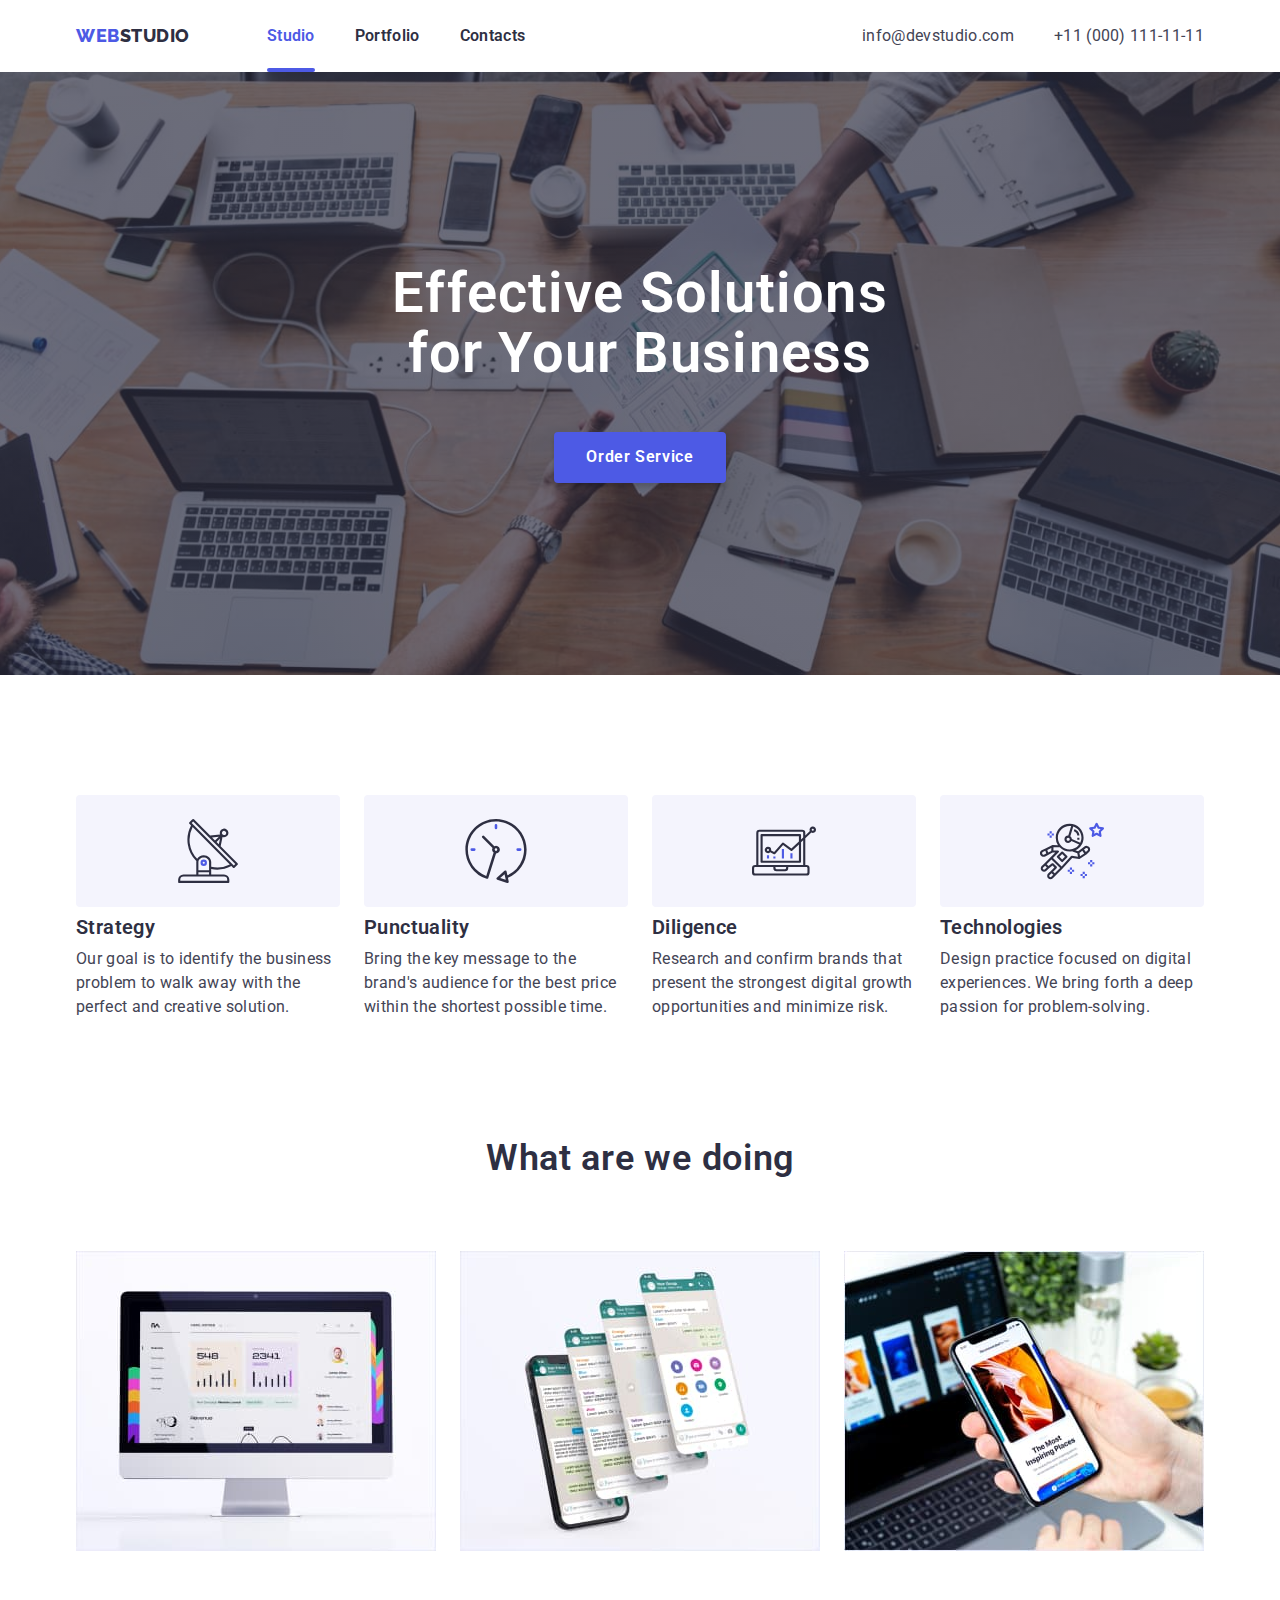
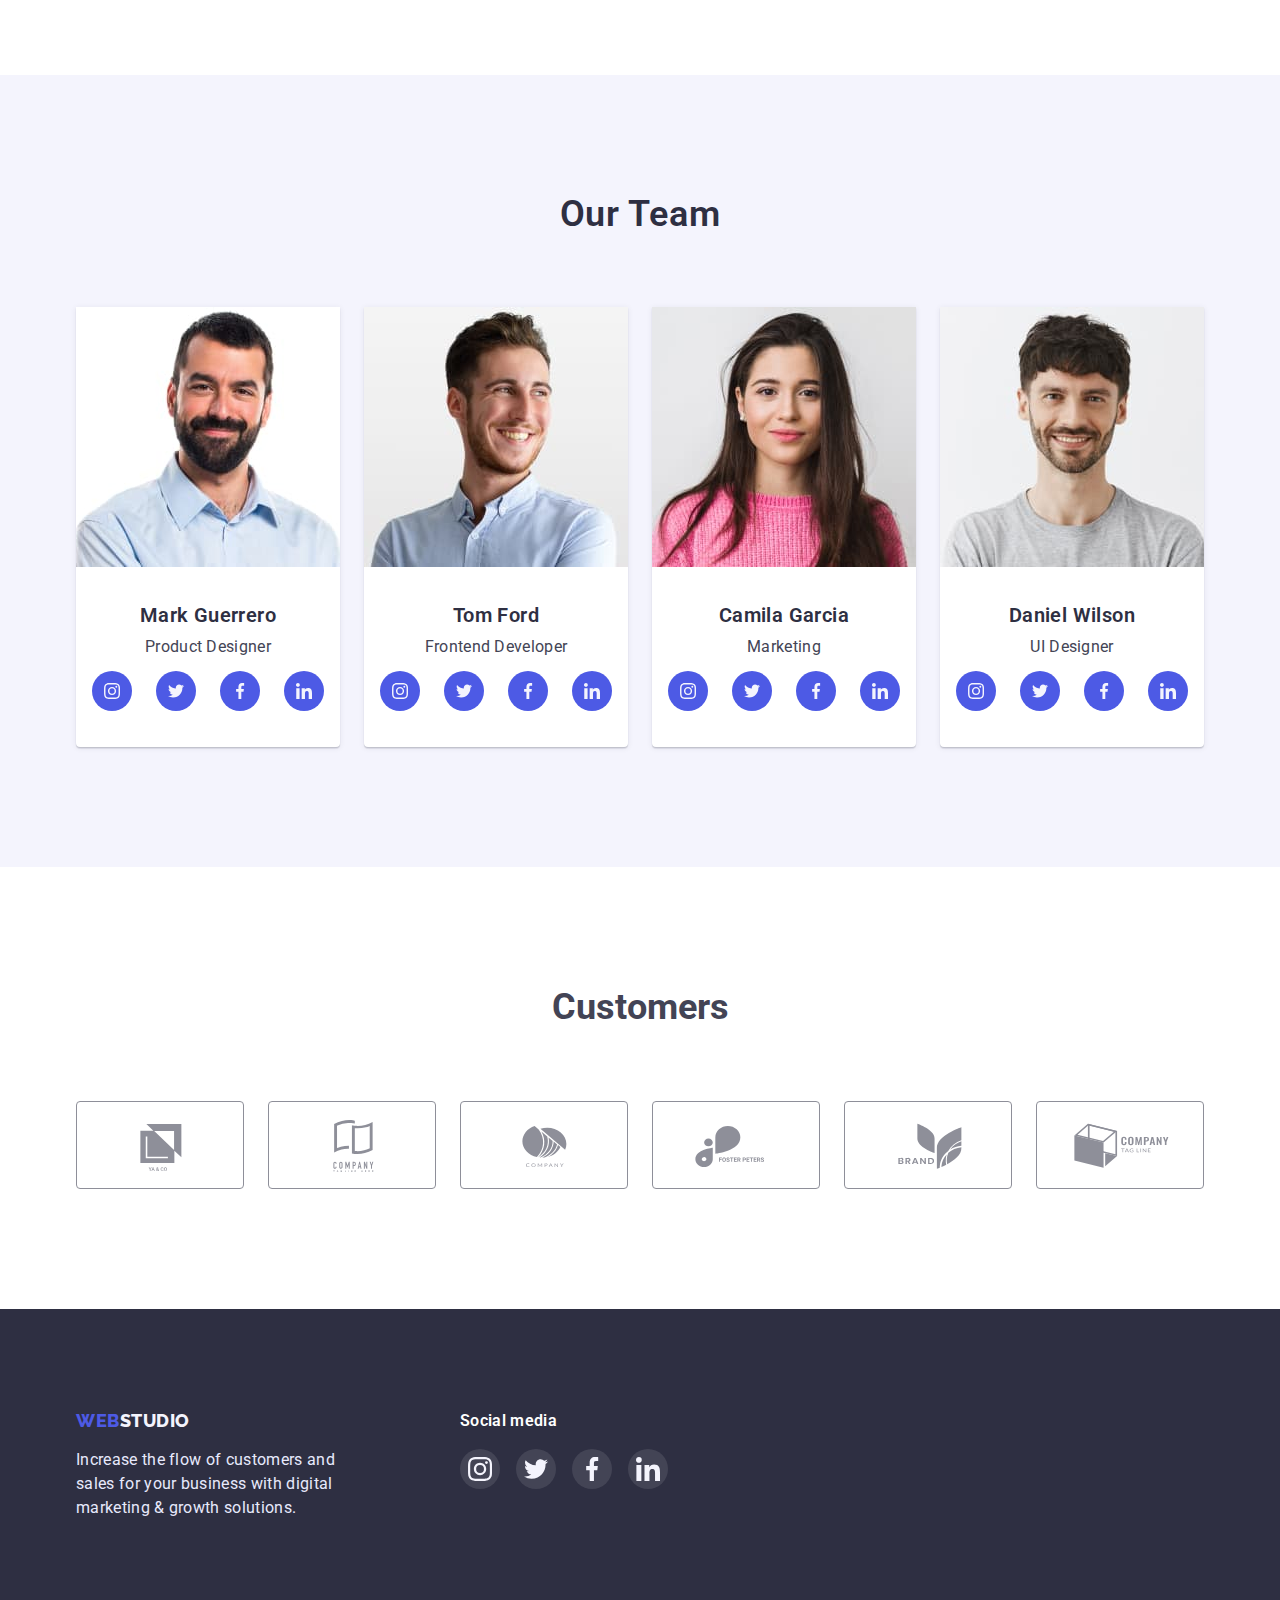
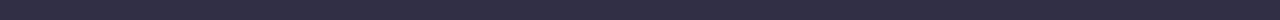
<file: index.html>
<!DOCTYPE html>
<html lang="en">

<head>
    <meta charset="UTF-8">
    <meta http-equiv="X-UA-Compatible" content="IE=edge">
    <meta name="viewport" content="width=device-width, initial-scale=1.0">
    <title>WEBStudio</title>
    <link rel="preconnect" href="https://fonts.googleapis.com">
    <link rel="preconnect" href="https://fonts.gstatic.com" crossorigin>
    <link href="https://fonts.googleapis.com/css2?family=Raleway:wght@800&family=Roboto:wght@400;500&display=swap"
        rel="stylesheet">
    <link rel="stylesheet" href="https://cdnjs.cloudflare.com/ajax/libs/modern-normalize/1.1.0/modern-normalize.min.css">
    <link rel="stylesheet" href="./css/styles.css" />
</head>
<body class="body-page">
<header class="head-border">
    <div class="container ">
        <div class="header-nav">
            <nav>
                <div class="header-nav">
                    <a class="logo-link" href="./index.html"><span class="logo">WEB</span>STUDIO</a>
                    <ul class="nav-links points">
                        <li><a class="nav-list nav-link" href="./index.html">Studio</a></li>
                        <li><a class="nav-list" href="./portfolio.html">Portfolio</a></li>
                        <li><a class="nav-list" href="/">Contacts</a></li>
                    </ul>
                </div>
            </nav>
            <ul class="contact points">
                <li><a class="contact-links" href="mailto:info@devstudio.com">info@devstudio.com</a></li>
                <li><a class="contact-links" href="tel:+11(000)1111111"> +11 (000) 111-11-11</a></li>
            </ul>
        </div>
    </div>
</header>
        <section class="hero">
            <div class="container">
                <h1 class="hero-title">Effective Solutions <br /> for Your Business</h1>
                <button class="hero-btn" type="button" data-modal-open>Order Service</button>
            </div>
        </section>
        <section class="qualities sections">
            <div class="container">
            <ul class="qualities-list points">
                <li class="item">
                    <div class="qualities-icon">
                        <svg class="icon-group" width="64" height="64">
                            <use href="./images/symbol-defs.svg#group"></use>
                        </svg>
                    </div>
                    <h3 class="qualities-list-title">Strategy</h3>
                    <p class="qualities-description">Our goal is to identify the business
                    problem to walk away with the perfect and creative solution.</p>
                </li>
                <li class="item">
                    <div class="qualities-icon">
                        <svg class="icon-group" width="64" height="64">
                            <use href="./images/symbol-defs.svg#clock"></use>
                        </svg>
                    </div>
                    <h3 class="qualities-list-title">Punctuality</h3>
                    <p class="qualities-description">Bring the key message to the brand's audience for the best price within the shortest possible
                        time.</p>
                </li>
                <li class="item">
                    <div class="qualities-icon">
                        <svg class="icon-group" width="64" height="64">
                            <use href="./images/symbol-defs.svg#diagram"></use>
                        </svg>
                    </div>
                    <h3 class="qualities-list-title">Diligence</h3>
                    <p class="qualities-description">Research and confirm brands that present the strongest digital growth opportunities and minimize
                        risk.</p>
                </li>
                <li class="item">
                    <div class="qualities-icon">
                        <svg class="icon-group" width="64" height="64">
                            <use href="./images/symbol-defs.svg#astronaut"></use>
                        </svg>
                    </div>
                    <h3 class="qualities-list-title">Technologies</h3>
                    <p class="qualities-description">Design practice focused on digital experiences. We bring forth a deep passion for
                        problem-solving.</p>
                </li>
            </ul>
            </div>
        </section>
        <section class="work sections">
            <div class="container">
            <h2 class="work-title">What are we doing</h2>
            <ul class="work-gallery points">
                <li><img src="./images/Rectangle71.jpg" alt="monitor" width="360"></li>
                <li><img src="./images/Rectangle71(1)(1).jpg" alt="smartphone" width="360"></li>
                <li><img src="./images/Rectangle71(2)(1).jpg" alt="smartphone_monitor" width="360"></li>
            </ul>
            </div>
        </section>
        <section class="team sections">
            <div class="container">
            <h2 class="team-title">Our Team</h2>
            <ul class="team-list points">
                <li class="team-item">
                    <img src="./images/img(4).jpg" alt="man" width="264">
                   <div class="team-box">
                    <h3 class="team-titles">Mark Guerrero</h3>
                    <p class="specialty">Product Designer</p>
                    </div>
                    <ul class="team-soc-list">
                        <li class="team-soc-item">
                            <a href="#" class="team-soc-link">
                                <svg class="team-soc-icon" width="16" height="16">
                                    <use href="./images/symbol-defs.svg#instagram">    
                                    </use>
                                </svg>
                            </a>
                        </li>
                        <li class="team-soc-item">
                            <a href="#" class="team-soc-link">
                                <svg class="team-soc-icon" width="16" height="16">
                                    <use href="./images/symbol-defs.svg#twitter">
                                    </use>
                                </svg>
                            </a>
                        </li>
                        <li class="team-soc-item">
                            <a href="#" class="team-soc-link">
                                <svg class="team-soc-icon" width="16" height="16">
                                    <use href="./images/symbol-defs.svg#facebook">
                                    </use>
                                </svg>
                            </a>
                        </li>
                        <li class="team-soc-item">
                            <a href="#" class="team-soc-link">
                                <svg class="team-soc-icon" width="16" height="16">
                                    <use href="./images/symbol-defs.svg#linkedin">
                                    </use>
                                </svg>
                            </a>
                        </li>
                    </ul>
                </li>
                <li class="team-item">
                    <img src="./images/img(1)(1).jpg" alt="man" width="264">
                    <div class="team-box">
                    <h3 class="team-titles">Tom Ford</h3>
                    <p class="specialty">Frontend Developer</p>
                    </div>
                    <ul class="team-soc-list">
                        <li class="team-soc-item">
                            <a href="#" class="team-soc-link">
                                <svg class="team-soc-icon" width="16" height="16">
                                    <use href="./images/symbol-defs.svg#instagram">
                                    </use>
                                </svg>
                            </a>
                        </li>
                        <li class="team-soc-item">
                            <a href="#" class="team-soc-link">
                                <svg class="team-soc-icon" width="16" height="16">
                                    <use href="./images/symbol-defs.svg#twitter">
                                    </use>
                                </svg>
                            </a>
                        </li>
                        <li class="team-soc-item">
                            <a href="#" class="team-soc-link">
                                <svg class="team-soc-icon" width="16" height="16">
                                    <use href="./images/symbol-defs.svg#facebook">
                                    </use>
                                </svg>
                            </a>
                        </li>
                        <li class="team-soc-item">
                            <a href="#" class="team-soc-link">
                                <svg class="team-soc-icon" width="16" height="16">
                                    <use href="./images/symbol-defs.svg#linkedin">
                                    </use>
                                </svg>
                            </a>
                        </li>
                    </ul>
                </li>
                <li class="team-item">
                    <img src="./images/img(2)(1).jpg" alt="woman" width="264">
                    <div class="team-box">
                    <h3 class="team-titles">Camila Garcia</h3>
                    <p class="specialty">Marketing</p>
                    </div>
                <ul class="team-soc-list">
                    <li class="team-soc-item">
                        <a href="#" class="team-soc-link">
                            <svg class="team-soc-icon" width="16" height="16">
                                <use href="./images/symbol-defs.svg#instagram">
                                </use>
                            </svg>
                        </a>
                    </li>
                    <li class="team-soc-item">
                        <a href="#" class="team-soc-link">
                            <svg class="team-soc-icon" width="16" height="16">
                                <use href="./images/symbol-defs.svg#twitter">
                                </use>
                            </svg>
                        </a>
                    </li>
                    <li class="team-soc-item">
                        <a href="#" class="team-soc-link">
                            <svg class="team-soc-icon" width="16" height="16">
                                <use href="./images/symbol-defs.svg#facebook">
                                </use>
                            </svg>
                        </a>
                    </li>
                    <li class="team-soc-item">
                        <a href="#" class="team-soc-link">
                            <svg class="team-soc-icon" width="16" height="16">
                                <use href="./images/symbol-defs.svg#linkedin">
                                </use>
                            </svg>
                        </a>
                    </li>
                </ul>
                </li>
                <li class="team-item">
                    <img src="./images/img(3)(1).jpg" alt="man" width="264">
                    <div class="team-box">
                    <h3 class="team-titles">Daniel Wilson</h3>
                    <p class="specialty">UI Designer</p>
                    </div>
                <ul class="team-soc-list">
                    <li class="team-soc-item">
                        <a href="#" class="team-soc-link">
                            <svg class="team-soc-icon" width="16" height="16">
                                <use href="./images/symbol-defs.svg#instagram">
                                </use>
                            </svg>
                        </a>
                    </li>
                    <li class="team-soc-item">
                        <a href="#" class="team-soc-link">
                            <svg class="team-soc-icon" width="16" height="16">
                                <use href="./images/symbol-defs.svg#twitter">
                                </use>
                            </svg>
                        </a>
                    </li>
                    <li class="team-soc-item">
                        <a href="#" class="team-soc-link">
                            <svg class="team-soc-icon" width="16" height="16">
                                <use href="./images/symbol-defs.svg#facebook">
                                </use>
                            </svg>
                        </a>
                    </li>
                    <li class="team-soc-item">
                        <a href="#" class="team-soc-link">
                            <svg class="team-soc-icon" width="16" height="16">
                                <use href="./images/symbol-defs.svg#linkedin">
                                </use>
                            </svg>
                        </a>
                    </li>
                </ul>
                </li>
            </ul>
            </div>
        </section>
        <section class="customers">
            <div class="container">
                <h2 class="customers-title">Customers</h2>
                <ul class="customers-list">
                <li class="customers-item">
                    <a href="#" class="customers-link">
                        <svg class="customers-icon" width="104" height="56">
                            <use href="./images/symbol-defs.svg#logo">
                            </use>
                        </svg>
                    </a>
                </li>
                <li class="customers-item">
                    <a href="#" class="customers-link">
                        <svg class="customers-icon" width="104" height="56">
                            <use href="./images/symbol-defs.svg#logo1">
                            </use>
                        </svg>
                    </a>
                </li>
                <li class="customers-item"><a href="#" class="customers-link">
                        <svg class="customers-icon" width="104" height="56">
                            <use href="./images/symbol-defs.svg#logo2">
                            </use>
                        </svg>
                    </a>
                </li>
                <li class="customers-item">
                    <a href="#" class="customers-link">
                        <svg class="customers-icon" width="104" height="56">
                            <use href="./images/symbol-defs.svg#logo3">
                            </use>
                        </svg>
                    </a>
                </li>
                <li class="customers-item">
                    <a href="#" class="customers-link">
                        <svg class="customers-icon" width="104" height="56">
                            <use href="./images/symbol-defs.svg#logo4">
                            </use>
                        </svg>
                    </a>
                </li>
                <li class="customers-item">
                    <a href="#" class="customers-link">
                        <svg class="customers-icon" width="104" height="56">
                            <use href="./images/symbol-defs.svg#logo5">
                            </use>
                        </svg>
                    </a>
                </li>
                </ul>
            </div>
        </section>
    </main>
    <footer class="footer">
        <div class="container social">
        <div class="footer-address">
            <address class="footer-adrs">
                <a class="logo-link " href="./index.html"><span class="logo">WEB</span><span class="logo-text">STUDIO</span></a>
            </address>
                <p class="footer-text">Increase the flow of customers and sales for your business with digital marketing & growth solutions.</p>
        </div>
        <div class="social-media">
            <h3 class="media-title">Social media</h3>
            <ul class="media-list">
                <li class="media-list-item">
                    <a href="#" class="media-list-link">
                        <svg class="media-list-icon" width="24" height="24">
                            <use href="./images/symbol-defs.svg#instagram">
                            </use>
                        </svg>
                    </a>
                </li>
                <li class="media-list-item">
                    <a href="#" class="media-list-link">
                        <svg class="media-list-icon" width="24" height="24">
                            <use href="./images/symbol-defs.svg#twitter">
                            </use>
                        </svg>
                    </a>
                </li>
                <li class="media-list-item">
                    <a href="#" class="media-list-link">
                        <svg class="media-list-icon" width="24" height="24">
                            <use href="./images/symbol-defs.svg#facebook">
                            </use>
                        </svg>
                    </a>
                </li>
                <li class="media-list-item">
                    <a href="#" class="media-list-link">
                        <svg class="media-list-icon" width="24" height="24">
                            <use href="./images/symbol-defs.svg#linkedin">
                            </use>
                        </svg>
                    </a>
                </li>
            </ul>
        </div>
        </div>
    </footer>
<div class="backdrop is-hidden" data-modal>
    <div class="modal">
        <button class="modal-btn" type="button" data-modal-close>
            <svg class="modal-icon" width="8" height="8">
                <use href="./images/symbol-close.svg#close"></use>
            </svg>
        </button>
    </div>
</div>
<script src="./js/modal.js"></script>
</body>

</html>
</file>
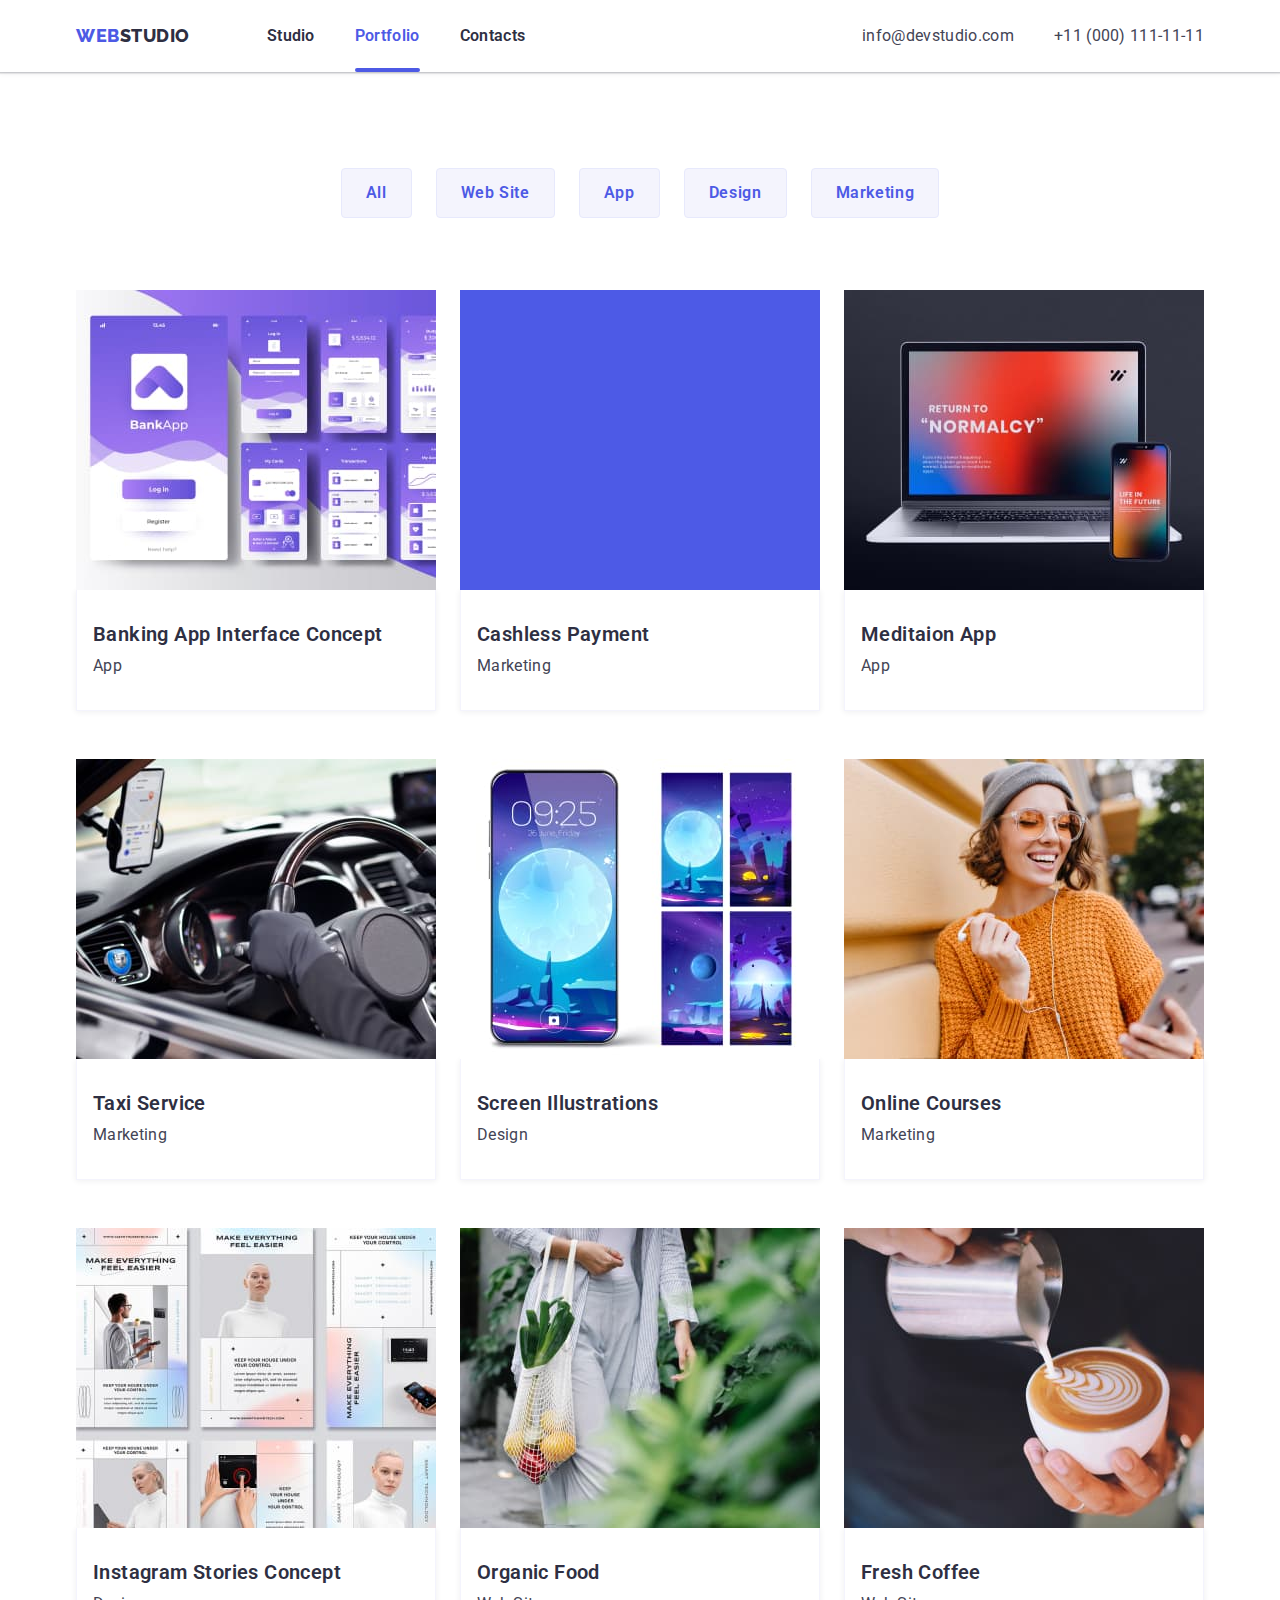
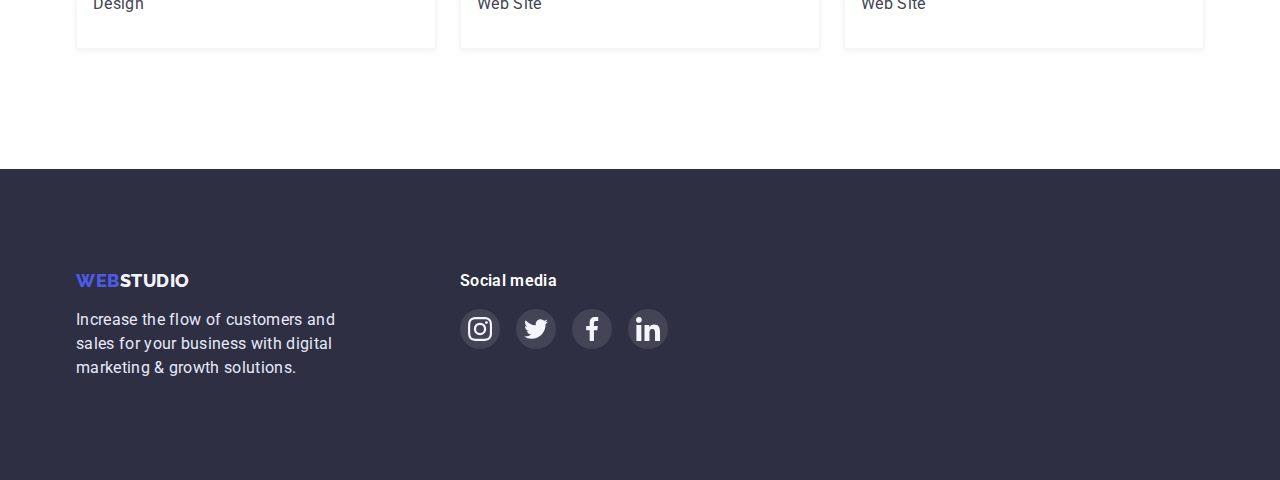
<file: portfolio.html>
<!DOCTYPE html>
<html lang="en">
<head>
    <meta charset="UTF-8">
    <meta http-equiv="X-UA-Compatible" content="IE=edge">
    <meta name="viewport" content="width=device-width, initial-scale=1.0">
    <title>Portfolio</title>
    <link rel="preconnect" href="https://fonts.googleapis.com">
    <link rel="preconnect" href="https://fonts.gstatic.com" crossorigin>
    <link href="https://fonts.googleapis.com/css2?family=Raleway:wght@800&family=Roboto:wght@400;500&display=swap"
        rel="stylesheet">
    <link rel="stylesheet" href="https://cdnjs.cloudflare.com/ajax/libs/modern-normalize/1.1.0/modern-normalize.min.css">
    <link rel="stylesheet" href="./css/styles.css" />

</head>
<body class="body-page">
<header class="head-border">
    <div class="container">
        <div class="header-nav">
        <nav>
            <div class="header-nav">
                <a class="logo-link" href="./index.html"><span class="logo">WEB</span>STUDIO</a>
                <ul class="nav-links points">
                    <li><a class="nav-list" href="./index.html">Studio</a></li>
                    <li><a class="nav-list nav-link" href="./portfolio.html">Portfolio</a></li>
                    <li><a class="nav-list" href="/">Contacts</a></li>
                </ul>
            </div>
        </nav>
        <ul class="contact points">
            <li><a class="contact-links" href="mailto:info@devstudio.com">info@devstudio.com</a></li>
            <li><a class="contact-links" href="tel:+11(000)1111111">+11 (000) 111-11-11</a></li>
        </ul>
        </div>
    </div>
</header>
    <main class="main-page">
        <div class="container title-main">
        <h1 class="main-title">All Service</h1>
        </div>
        <section class="main-filter">
            <div class="container">
            <ul class="main-filter-list points">
                <li><button class="filter-btn" type="button">All</button></li>
                <li><button class="filter-btn" type="button">Web Site</button></li>
                <li><button class="filter-btn" type="button">App</button></li>
                <li><button class="filter-btn" type="button">Design</button></li>
                <li><button class="filter-btn" type="button">Marketing</button></li>
            </ul>
            <ul class="gallery-list points">
                <li class="item-gallery">
                    <a class="gallery-link" href="#">
                        <div class="overlay"><img src="./images/app.jpg" alt="scrin_app" width="360"><p class="gallery-text">14 Stylish and User-Friendly App Design Concepts · Task Manager App · Calorie Tracker App ·
                            Exotic
                            Fruit Ecommerce
                            App·Cloud Storage App</p>
                        </div>
                       <div class="gallery-border">
                        <h3 class="gallery-title">Banking App Interface Concept</h3>
                        <p class="gallery-product">App</p>
                        </div>
                    </a>
                </li>
                <li class="item-gallery">
                            <a class="gallery-link" href="#">
                                <div class="overlay"><img src="./images/bluefon.jpg" alt="bluefon" width="360">
                                    <p class="gallery-text">14 Stylish and User-Friendly App Design Concepts · Task Manager App · Calorie Tracker
                                        App ·
                                        Exotic
                                        Fruit Ecommerce
                                        App·Cloud Storage App</p>
                                </div>
                                <div class="gallery-border">
                                    <h3 class="gallery-title">Cashless Payment</h3>
                                    <p class="gallery-product">Marketing</p>
                                </div>
                            </a>
             
                </li>
                <li class="item-gallery">
                        <a class="gallery-link" href="#">
                            <div class="overlay"><img src="./images/pc.jpg" alt="desktop" width="360">
                                <p class="gallery-text">14 Stylish and User-Friendly App Design Concepts · Task Manager App · Calorie Tracker
                                    App ·
                                    Exotic
                                    Fruit Ecommerce
                                    App·Cloud Storage App</p>
                            </div>
                            <div class="gallery-border">
                                <h3 class="gallery-title">Meditaion App</h3>
                                <p class="gallery-product">App</p>
                            </div>
                        
                        </a> 
                </li>
                <li class="item-gallery">
                        <a class="gallery-link" href="#">
                            <div class="overlay"><img src="./images/avto.jpg" alt="avto" width="360">
                                <p class="gallery-text">14 Stylish and User-Friendly App Design Concepts · Task Manager App · Calorie Tracker
                                    App ·
                                    Exotic
                                    Fruit Ecommerce
                                    App·Cloud Storage App</p>
                            </div>
                            <div class="gallery-border">
                                <h3 class="gallery-title">Taxi Service</h3>
                                <p class="gallery-product">Marketing</p>
                            </div>
                        </a>
                </li>
                <li class="item-gallery">
                        <a class="gallery-link" href="#">
                            <div class="overlay"><img src="./images/phone.jpg" alt="phone" width="360">
                                <p class="gallery-text">14 Stylish and User-Friendly App Design Concepts · Task Manager App · Calorie Tracker
                                    App ·
                                    Exotic
                                    Fruit Ecommerce
                                    App·Cloud Storage App</p>
                            </div>
                            <div class="gallery-border">
                                <h3 class="gallery-title">Screen Illustrations</h3>
                                <p class="gallery-product">Design</p>
                            </div>
                        </a>
                </li>
                <li class="item-gallery">
                            <a class="gallery-link" href="#">
                                <div class="overlay"><img src="./images/girl.jpg" alt="girl" width="360">
                                    <p class="gallery-text">14 Stylish and User-Friendly App Design Concepts · Task Manager App · Calorie Tracker
                                        App ·
                                        Exotic
                                        Fruit Ecommerce
                                        App·Cloud Storage App</p>
                                </div>
                                <div class="gallery-border">
                                    <h3 class="gallery-title">Online Courses</h3>
                                    <p class="gallery-product">Marketing</p>
                                </div>
                            </a>
                </li>
                <li class="item-gallery">
                        <a class="gallery-link" href="#">
                            <div class="overlay"><img src="./images/collage.jpg" alt="collage" width="360">
                                <p class="gallery-text">14 Stylish and User-Friendly App Design Concepts · Task Manager App · Calorie Tracker
                                    App ·
                                    Exotic
                                    Fruit Ecommerce
                                    App·Cloud Storage App</p>
                            </div>
                            <div class="gallery-border">
                                <h3 class="gallery-title">Instagram Stories Concept</h3>
                                <p class="gallery-product">Design</p>
                            </div>
                        </a>
                </li>
                <li class="item-gallery">
                        <a class="gallery-link" href="#">
                            <div class="overlay"><img src="./images/vegetables.jpg" alt="vegetables_in_bag" width="360">
                                <p class="gallery-text">14 Stylish and User-Friendly App Design Concepts · Task Manager App · Calorie Tracker
                                    App ·
                                    Exotic
                                    Fruit Ecommerce
                                    App·Cloud Storage App</p>
                            </div>
                            <div class="gallery-border">
                                <h3 class="gallery-title">Organic Food</h3>
                                <p class="gallery-product">Web Site</p>
                            </div>
                        </a>
                </li>
                <li class="item-gallery">
                        <a class="gallery-link" href="#">
                            <div class="overlay"><img src="./images/cupcoffe.jpg" alt="cup_coffe" width="360">
                                <p class="gallery-text">14 Stylish and User-Friendly App Design Concepts · Task Manager App · Calorie Tracker
                                    App ·
                                    Exotic
                                    Fruit Ecommerce
                                    App·Cloud Storage App</p>
                            </div>
                            <div class="gallery-border">
                                <h3 class="gallery-title">Fresh Coffee</h3>
                                <p class="gallery-product">Web Site</p>
                            </div>
                        </a>
                </li>
            </ul>
            </div>
        </section>
    </main>
<footer class="footer">
    <div class="container social">
        <div class="footer-address">
            <address class="footer-adrs">
                <a class="logo-link " href="./index.html"><span class="logo">WEB</span><span
                        class="logo-text">STUDIO</span></a>
            </address>
            <p class="footer-text">Increase the flow of customers and sales for your business with digital marketing &
                growth solutions.</p>
        </div>
        <div class="social-media">
            <h3 class="media-title">Social media</h3>
            <ul class="media-list">
                <li class="media-list-item">
                    <a href="#" class="media-list-link">
                        <svg class="media-list-icon" width="24" height="24">
                            <use href="./images/symbol-defs.svg#instagram">
                            </use>
                        </svg>
                    </a>
                </li>
                <li class="media-list-item">
                    <a href="#" class="media-list-link">
                        <svg class="media-list-icon" width="24" height="24">
                            <use href="./images/symbol-defs.svg#twitter">
                            </use>
                        </svg>
                    </a>
                </li>
                <li class="media-list-item">
                    <a href="#" class="media-list-link">
                        <svg class="media-list-icon" width="24" height="24">
                            <use href="./images/symbol-defs.svg#facebook">
                            </use>
                        </svg>
                    </a>
                </li>
                <li class="media-list-item">
                    <a href="#" class="media-list-link">
                        <svg class="media-list-icon" width="24" height="24">
                            <use href="./images/symbol-defs.svg#linkedin">
                            </use>
                        </svg>
                    </a>
                </li>
            </ul>
        </div>
    </div>
</footer>
</body>
</html>
</file>
<file: css/styles.css>
/* основний колір тексту  #434455 */
/* втоичний колір тексту #2E2F42 */ 
/* білий #FFFFFF */
/* акцент #4D5AE5 */ 
/* колір 3 секції #F4F4FD */
/* колір футера і хедера #2E2F42 */
/* колір тексту в футері #E7E9FC */

:root {
 --primary-text-color: #434455;
 --secondary-text-color: #2e2f42;
 --accent-color: #4D5AE5; 
 --primary-bg-color: #ffffff;
 --secondary-bg-color: #F4F4FD;
 --bg-color-foot-head: #2E2F42;
 --text-footer-color: #E7E9FC
 
}

body {
    background-color: #FFFFFF;
    color: var(--primary-text-color);
    font-family: 'Roboto', 'Raleway', sans-serif;
}

h1, h2, h3, ul, p {
    margin: 0;
    padding: 0;
}

.sections {
    padding-top: 120px;
    padding-bottom: 120px;
    
}
.container {
    width: 1158px;
    margin: 0 auto; 
    padding-left: 15px;
    padding-right: 15px;
    margin-left: auto;
    margin-right: auto;
}

.points {
    list-style: none;
}

/* header logo */
.logo-link {
    font-family: 'Raleway';
    font-weight: 800;
    font-size: 18px;
    line-height: 1.3;
    letter-spacing: 0.03em;
    text-decoration: none;

    color: var(--secondary-text-color);

    transition: color 250ms cubic-bezier(0.4, 0, 0.2, 1);
   

}

.logo-link:hover,
.logo-link:focus {
    color: var(--accent-color);
}



/* header nav links */
.head-border {
    box-shadow: 0px 2px 1px rgba(46, 47, 66, 0.08), 0px 1px 1px rgba(46, 47, 66, 0.16), 0px 1px 6px rgba(46, 47, 66, 0.08);
}


.header-nav {
    display: flex;
    align-items: center;
    
}

.nav-links {  
    display: flex;
    margin-left: 77px;
    
}

.nav-links :not(:last-child) {
    margin-right: 40px;
}


.nav-list {
    position: relative;

    display: block;
    padding: 24px 0px;

    font-family: inherit;
    font-weight: 600;
    font-size: 16px;
    line-height: 1.5;
    letter-spacing: 0.02em;
    text-decoration: none;
    
    color: var(--secondary-text-color);
   
    transition: color 250ms cubic-bezier(0.4, 0, 0.2, 1);
}

.nav-list:hover,
.nav-list:focus{
    color: var(--accent-color);
}


.nav-link {
    color: var(--accent-color);
    
}
.nav-link::after {
    position: absolute;
    left: 0;
    bottom: 0;

    content: "";
    display: block;
    width: 100%;
    height: 4px;
    background-color: var(--accent-color);
    border-radius: 2px;

    
}


/* header contacts */
.contact {
    display: flex;
    margin-left: auto;
}

.contact :not(:last-child) {
    margin-right: 40px;
}

.contact-links {
    display: block;

    font-family: inherit;
    font-size: 16px;
    line-height: 1.5;
    letter-spacing: 0.02em;
    text-decoration: none;

    transition: color 250ms cubic-bezier(0.4, 0, 0.2, 1);
    
    color: var(--primary-text-color);
    
}

.contact-links:hover,
.contact-links:focus {
    color: var(--accent-color);
}




/* main hero section */


.hero {
    
    max-width: 1600px;
    height: 603px;
    margin-left: auto;
    margin-right: auto;
    background-color: var(--bg-color-foot-head);
    text-align: center;
    background-image: linear-gradient(to right, rgba( 46, 47, 66, 0.7), rgba(46, 47, 66, 0.7)), url(../images/heroimg.jpg);
    ;
    background-size: cover;
    background-repeat: no-repeat;
    background-position: center; 


    
}



.hero-title {
    
   padding-top: 192px;

    font-family: inherit;
    font-weight: 600;
    font-size: 56px;
    line-height: 1.07;
    letter-spacing: 0.02em;

    color: var(--primary-bg-color);
}

/* hero button */
.hero-btn {
    display: inline-block;
    border-radius: 4px;
    padding: 16px 32px;
    margin-top: 48px;
    border: 0px;
    min-width: 170px;
    height: 51px;

    transition: background-color 250ms cubic-bezier(0.4, 0, 0.2, 1), box-shadow 250ms cubic-bezier(0.4, 0, 0.2, 1);

    font-family: inherit;
    font-weight: 600;
    font-size: 16px;
    line-height: 1.18;
    letter-spacing: 0.04em;

    box-shadow: 0px 4px 4px rgba(0, 0, 0, 0.15);

    color: var(--primary-bg-color);
    background-color: var(--accent-color);

    cursor: pointer;
}

.hero-btn:hover,
.hero-btn:focus {
    background-color: #4D5AE5;
    box-shadow: 0px 1px 6px rgba(46, 47, 66, 0.08), 0px 1px 1px rgba(46, 47, 66, 0.16), 0px 2px 1px rgba(46, 47, 66, 0.08);
}

/* section qualities */

.qualities-icon {
    width: 264px;
    height: 112px;
    display: flex;
    border-radius: 4px;
    background-color: var(--secondary-bg-color);
    justify-content: center;
    align-items: center;
    
}

.icon-group {
    fill: var(--primary-text-color);
    
}

.qualities-list {
    display: flex;
    align-items: center;
    gap: 24px;   
}
.qualities-list > .item {
    flex-basis: calc((100% - 24px) / 4);
}


.qualities-list-title {
    margin-top: 8px;    
    font-family: inherit;
    font-weight: 600;
    font-size: 20px;
    line-height: 1.2;
    letter-spacing: 0.02em;

    color: var(--secondary-text-color);
    
}

.qualities-description {
   margin-top: 8px;

    font-family: inherit;
    font-size: 16px;
    line-height: 1.5;
    letter-spacing: 0.02em;
    color: inherit;
    
}

/* section work */

.work {
    padding-top: 0px;
}

.work-title {
    font-family: inherit;
    font-weight: 600;
    font-size: 36px;
    line-height: 1.1;
    letter-spacing: 0.02em;
    text-align: center;
    color: var(--secondary-text-color);
    
}

.work-gallery {
    display: flex;
    justify-content: space-evenly;
    margin-top: 72px;
}

.work-gallery :not(:last-child) {
    margin-right: 24px;
}

/* section team */
.team-soc-list {
    list-style: none;
    display: flex;
    margin-bottom: 36px;
    gap: 24px;
    padding-left: 16px;
    padding-right: 16px;
    
}

.team-soc-link {
    width: 40px;
    height: 40px;
    display: flex;
    border-radius: 50%;
    background-color: var(--accent-color);
    justify-content: center;
    align-items: center;
    row-gap: 24px;
}
 .team-soc-icon {
 
    fill: var(--secondary-bg-color);
 }

.team {
    background-color: var(--secondary-bg-color);
}

.team-list {
    display: flex;
    align-items: center;
    gap: 24px;

}

.team-item {
    flex-basis: calc((100% - 24px) / 4);
    background: #FFFFFF;
    box-shadow: 0px 1px 6px rgba(46, 47, 66, 0.08), 0px 1px 1px rgba(46, 47, 66, 0.16), 0px 2px 1px rgba(46, 47, 66, 0.08);
    border-radius: 0px 0px 4px 4px;
}
.team-box {
    padding: 32px 0px 12px 0px;
}

.team-title {
    margin-bottom: 72px;

    font-family: inherit;
    font-weight: 600;
    font-size: 36px;
    line-height: 1.1;
    letter-spacing: 0.02em;
    color: var(--secondary-text-color);
    text-align: center;
    
}

.team-titles {
    font-family: inherit;
    font-weight: 600;
    font-size: 20px;
    line-height: 1.2;
    letter-spacing: 0.02em;
    text-align: center;

    color: var(--secondary-text-color);
    
}

.specialty {
    
    margin-top: 8px;
    font-family: inherit;
    font-size: 16px;
    line-height: 1.5;
    letter-spacing: 0.02em;
    text-align: center;

    color: inherit;
    
}


/* section customers */

.customers-title {
    margin-bottom: 72px;

    font-family: inherit;
    font-weight: 700;
    font-size: 36px;
    line-height: 1.16;
    text-align: center;

    color: var(--primary-text-color);
}

.customers {
    padding-top: 120px;
    padding-bottom: 120px;
    
}
.customers-list {
    list-style: none;
    display: flex;
    align-items: center;
    justify-content: center;
    gap: 24px;
   
}


.customers-link {
    width: 168px;
    height: 88px;
    display: flex;
    justify-content: center;
    align-items: center;
    border: 1px solid #8E8F99;
    border-radius: 4px;
    background-color: var(--primary-bg-color);
    color: #8E8F99;

    transition: color 250ms cubic-bezier(0.4, 0, 0.2, 1), border-color 250ms cubic-bezier(0.4, 0, 0.2, 1);
}

.customers-icon {
    fill: currentColor;
    
}

.customers-link:hover,
.customers-link:focus {
   color: var(--accent-color);
   border-color: var(--accent-color);
}


.customers-item {
    flex-basis: calc((100% - 24px) / 6);
}




/* footer */
.footer {
    padding-top: 100px;
    padding-bottom: 100px;

    background-color: var(--bg-color-foot-head);
}

.footer-adrs {
    margin-bottom: 16px;
}
.logo {
    font-style: normal;
    color: var(--accent-color);

}

.logo-text {
    font-style: normal;
    color: var(--secondary-bg-color); 

    transition: color 250ms cubic-bezier(0.4, 0, 0.2, 1);
}

.logo,
.logo-text:hover,
.logo,
.logo-text:focus {
    color: var(--accent-color)
}
.footer-text {
    display: block;
    width: 264px;
    
    font-family: inherit;
    font-size: 16px;
    line-height: 1.5;
    letter-spacing: 0.02em;
    color: var(--text-footer-color);

}

/* portfolio main page */


.title-main {
    display: none;
}
.main-filter {
    padding-top: 96px;
    padding-bottom: 120px;
}

.main-title {
    color: var(--secondary-text-color);
    
}

/* filter button */
.main-filter-list {
    display: flex;
    flex-direction: row;
    justify-content: center;
    align-items: center;
    margin-bottom: 72px;
    
}

.main-filter-list :not(:last-child) {
    margin-right: 24px;
}


.filter-btn {
    display: inline-block;
    padding: 12px 24px;
    border: 1px solid #E7E9FC;
    border-radius: 4px;

    font-family: inherit;
    font-weight: 600;
    font-size: 16px;
    line-height: 1.5;
    letter-spacing: 0.04em;

    color: var(--accent-color);
    background-color: var(--secondary-bg-color);

    transition: background-color 250ms cubic-bezier(0.4, 0, 0.2, 1), color 250ms cubic-bezier(0.4, 0, 0.2, 1), box-shadow 250ms cubic-bezier(0.4, 0, 0.2, 1), border-color 250ms cubic-bezier(0.4, 0, 0.2, 1);

    cursor: pointer;
}

.filter-btn:hover,
.filter-btn:focus {
    background-color: var(--accent-color);
    color: var(--primary-bg-color);
    box-shadow: 0px 3px 1px rgba(0, 0, 0, 0.1), 0px 2px 1px rgba(0, 0, 0, 0.08), 0px 2px 2px rgba(0, 0, 0, 0.12);
    border-color: var(--accent-color);
}

/* footer social media */



.social {
    display: flex;
    
}

.footer-address {
    margin-right: 120px;
}

.media-title {
    margin-bottom: 16px;

    font-family: inherit;
    font-weight: 600;
    font-size: 16px;
    line-height: 1.5;
    letter-spacing: 0.02em;
    color: var(--primary-bg-color)
}

.media-list {
    display: flex;
    list-style: none;
    grid-gap: 16px;

}

.media-list-link {
    width: 40px;
    height: 40px;
    display: flex;
    border-radius: 50%;
    justify-content: center;
    align-items: center;

    color: var(--secondary-bg-color);
    background-color: rgba(255, 255, 255, 0.1);

    transition: color 250ms cubic-bezier(0.4, 0, 0.2, 1), background-color 250ms cubic-bezier(0.4, 0, 0.2, 1);
}

.media-list-link:hover,
.media-list-link:focus {
    color: var(--secondary-bg-color);
    background-color: #31D0AA;
}


.media-list-icon {
    fill: currentColor;
}
/* section gallery */
/* gallery-text приховааний тимчасово поки ми його не накладаєм на картинку */

.gallery-list a {
    text-decoration: none;
    cursor: pointer;
    
}
.gallery-list img {
    display: block;
}

.gallery-list {
    display: flex;
    flex-wrap: wrap;
    margin-left: -24px;   
    margin-top: -48px;  
}

.gallery-border {
    border: 0.5px solid var(--secondary-bg-color);
    border-top: 0px;
    padding: 32px 16px;
    box-shadow: 0px 1px 6px rgba(46, 47, 66, 0.08);
}

.item-gallery{
    flex-basis: calc(100% / 3 - 24px);

    margin-left: 24px;
    margin-top: 48px;

    transition: box-shadow 250ms cubic-bezier(0.4, 0, 0.2, 1);
}

.item-gallery:hover {
    box-shadow: 0px 1px 6px rgba(46, 47, 66, 0.08), 0px 1px 1px rgba(46, 47, 66, 0.16), 0px 2px 1px rgba(46, 47, 66, 0.08);
}



.gallery-title {
    font-family: inherit;
    font-weight: 600;
    font-size: 20px;
    line-height: 1.2;
    letter-spacing: 0.02em;
    color: var(--secondary-text-color);
    
}

.gallery-product {
    margin-top: 8px;
   

    font-family: inherit;
    font-size: 16px;
    line-height: 1.5;
    letter-spacing: 0.02em;
    color: var(--primary-text-color);
    
}

.gallery-text {
    position: absolute;
    top: 0;
    left: 0;
    width: 100%;
    height: 100%;
    background-color:  #4D5AE5;

    transform: translateY(100%);
    transition: transform 250ms cubic-bezier(0.4, 0, 0.2, 1);

   padding: 40px 32px 164px 32px;

    font-family: inherit;
    font-size: 16px;
    line-height: 1.5;
    letter-spacing: 0.02em;
    color: var(--secondary-bg-color);
    
}


.gallery-list a:hover .gallery-text {
    transform: translateY(0);
}

.gallery-list a:focus .gallery-text {
    transform: translateY(0);
}

.overlay {
    position: relative;
    overflow: hidden;
}




/* modal window */ 

.backdrop {
    position: fixed;
    top: 0;
    left: 0;
    width: 100%;
    height: 100%;
    opacity: 1;
    
    visibility: visible;
    transition: opacity 250ms cubic-bezier(0.4, 0, 0.2, 1), visibility 250ms cubic-bezier(0.4, 0, 0.2, 1);

    background-color: rgba(46, 47, 66, 0.4);
}

.backdrop.is-hidden {
    opacity: 0;
    pointer-events: none;
}

.backdrop.is-hidden .modal {
    transform: translate(-50%, -50%) scale(1.1);
}

.modal {
    position: absolute;
    top: 50%;
    left: 50%;
    transform: translate(-50%, -50%) scale(1);
    
    transition: transform 250ms cubic-bezier(0.4, 0, 0.2, 1);

    min-width: 408px;
    min-height: 576px;


    background-color: #FCFCFC;
    box-shadow: 0px 1px 1px rgba(0, 0, 0, 0.14), 0px 1px 3px rgba(0, 0, 0, 0.12), 0px 2px 1px rgba(0, 0, 0, 0.2);
    border-radius: 4px;
}

.modal-btn {
    display: flex;
    justify-content: center;
    align-items: center;
    
    position: absolute;
    top: 24px;
    right: 24px;

  

    width: 24px;
    height: 24px;
    border-radius: 50%;
    background: #E7E9FC;
    border: 1px solid rgba(0, 0, 0, 0.1);

    cursor: pointer;
}
 .modal-icon {
    fill: #000;
 }
</file>
